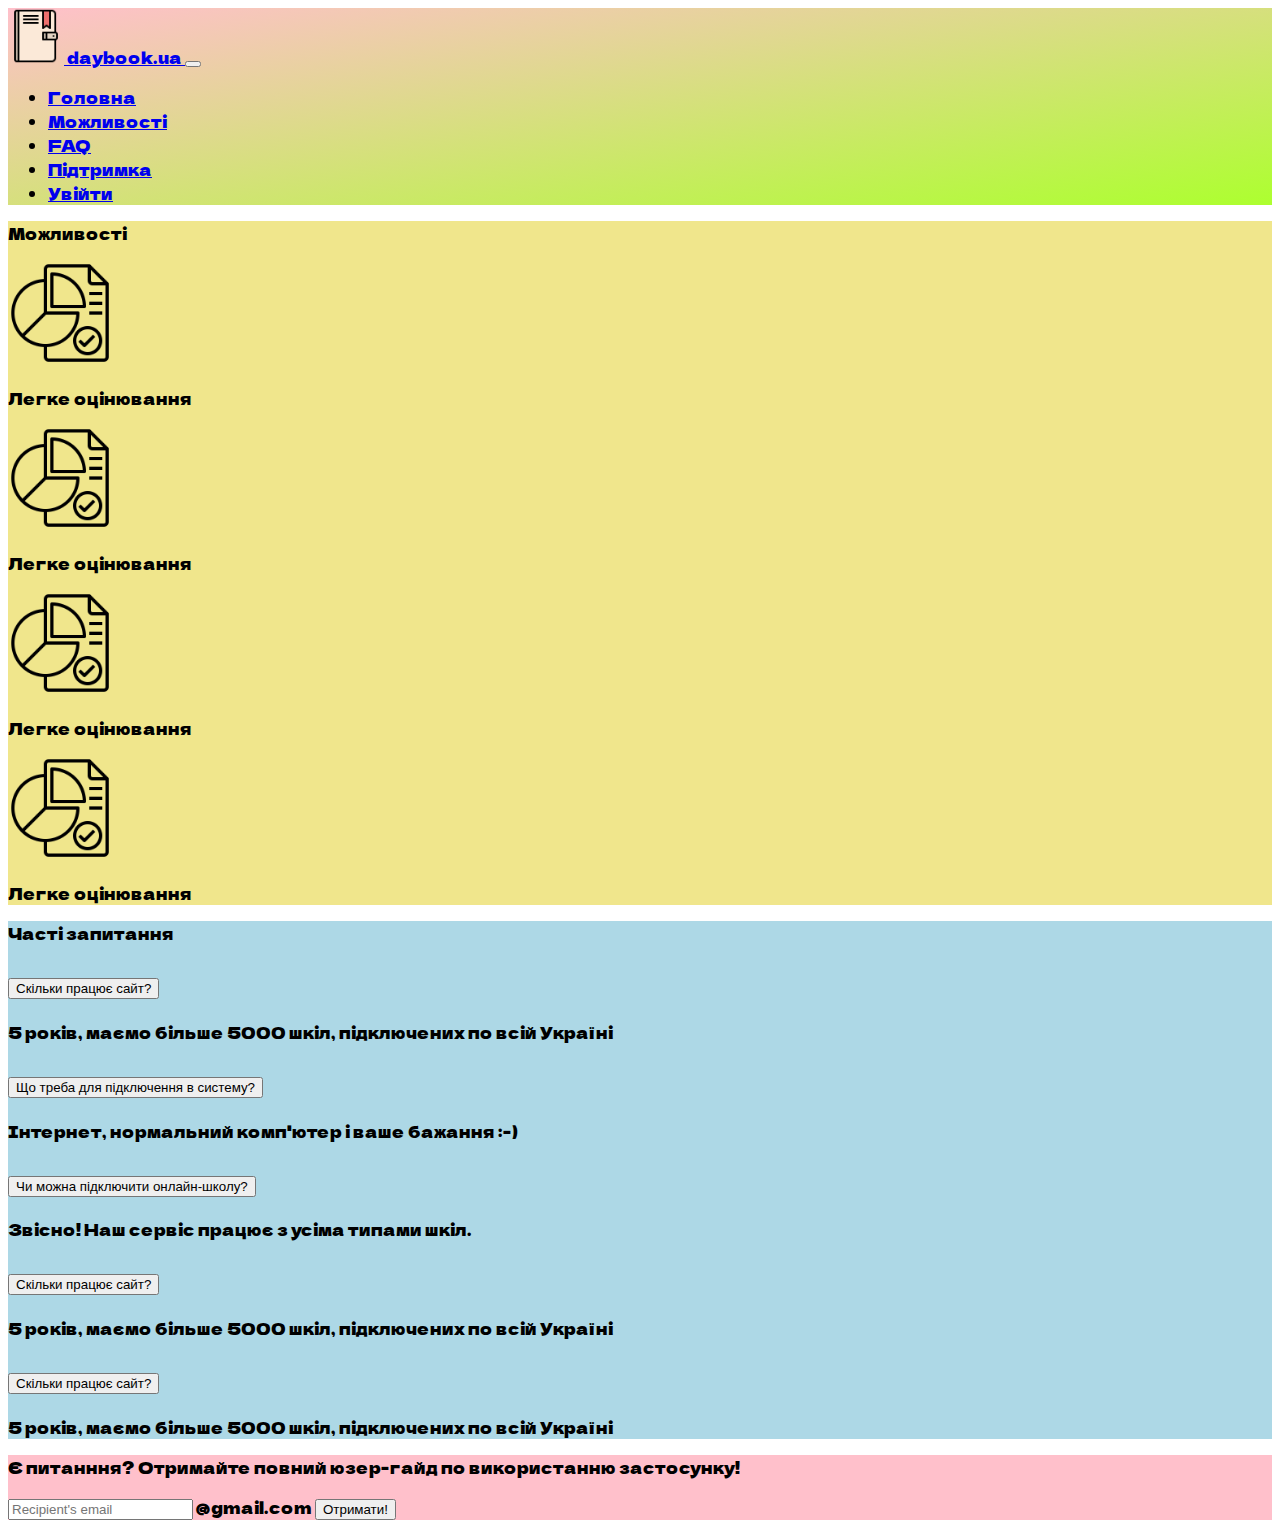
<file: index.html>
<!DOCTYPE html>
<html lang="uk" xmlns="http://www.w3.org/1999/html">
<head>
    <meta charset="UTF-8">
    <meta name="viewport" content="width=device-width, initial-scale=1.0">
    <meta name="description" content="Just trying.">

    <title>Document</title>

    <link href="https://cdn.jsdelivr.net/npm/bootstrap@5.0.2/dist/css/bootstrap.min.css" rel="stylesheet" integrity="sha384-EVSTQN3/azprG1Anm3QDgpJLIm9Nao0Yz1ztcQTwFspd3yD65VohhpuuCOmLASjC" crossorigin="anonymous">
    <link href="styles/style.css" rel="stylesheet">

    <link rel="preconnect" href="https://fonts.googleapis.com">
    <link rel="preconnect" href="https://fonts.gstatic.com" crossorigin>
    <link href="https://fonts.googleapis.com/css2?family=Dela+Gothic+One&display=swap" rel="stylesheet">
</head>
<body>
    <header id="header">
        <nav class="navbar navbar-expand-sm navbar-light">
            <div class="container-fluid">
                <a class="navbar-brand" href="index.html">
                    <img id="icon" alt="daybook" src="images/navbar_icon.png">
                    daybook.ua
                </a>
                <button class="navbar-toggler" type="button" data-bs-toggle="collapse" data-bs-target="#navbar" aria-controls="navbar" aria-expanded="false" aria-label="Toggle navigation">
                    <span class="navbar-toggler-icon"></span>
                </button>
                <div class="collapse navbar-collapse justify-content-end" id="navbar">
                    <ul class="navbar-nav mb-lg-0 align-items-center">
                        <li class="nav-item">
                            <a class="nav-link" href="#header">Головна</a>
                        </li>
                        <li class="nav-item">
                            <a class="nav-link" href="#">Можливості</a>
                        </li>
                        <li class="nav-item">
                            <a class="nav-link" href="faq.html">FAQ</a>
                        </li>
                        <li class="nav-item">
                            <a class="nav-link" href="#">Підтримка</a>
                        </li>
                        <li class="nav-item">
                            <a href="login.html" class="btn btn-outline-success" role="button">Увійти</a>
                        </li>
                    </ul>
                </div>
            </div>
        </nav>
    </header>
    <main>
        <article id="abilities" class="container-fluid text-center">
            <p class="h3 pt-4">Можливості</p>
            <div class="row row-cols-sm-2 row-cols-md-3 row-cols-lg-4 row-cols-xl-6 text-center align-items-center justify-content-center">
                <article class="col d-flex flex-column align-items-center justify-content-center">
                    <img class="icons mb-2" alt="summary" src="images/summary_icon.png">
                    <p class="fs-4 mb-0">Легке оцінювання</p>
                </article>
                <article class="col d-flex flex-column align-items-center justify-content-center">
                    <img class="icons mb-2" alt="summary" src="images/summary_icon.png">
                    <p class="fs-4 mb-0">Легке оцінювання</p>
                </article>
                <article class="col d-flex flex-column align-items-center justify-content-center">
                    <img class="icons mb-2" alt="summary" src="images/summary_icon.png">
                    <p class="fs-4 mb-0">Легке оцінювання</p>
                </article>
                <article class="col d-flex flex-column align-items-center justify-content-center">
                    <img class="icons mb-2" alt="summary" src="images/summary_icon.png">
                    <p class="fs-4 mb-0">Легке оцінювання</p>
                </article>
            </div>
        </article>


        <article id="faq" class="container-fluid">
            <p class="h3 pt-4 text-center">Часті запитання</p>
            <div class="row accordion accordion-flush" id="accordionFlushExample">
                <div class="accordion-item">
                    <h2 class="accordion-header" id="flush-headingOne">
                    <button class="accordion-button collapsed" type="button" data-bs-toggle="collapse" data-bs-target="#flush-collapseOne" aria-expanded="false" aria-controls="flush-collapseOne">
                        Скільки працює сайт?
                    </button>
                    </h2>
                    <div id="flush-collapseOne" class="accordion-collapse collapse" aria-labelledby="flush-headingOne" data-bs-parent="#accordionFlushExample">
                        <div class="accordion-body">
                            5 років, маємо більше 5000 шкіл, підключених по всій Україні
                        </div>
                    </div>
                </div>

                <div class="accordion-item">
                    <h2 class="accordion-header" id="flush-headingTwo">
                    <button class="accordion-button collapsed" type="button" data-bs-toggle="collapse" data-bs-target="#flush-collapseTwo" aria-expanded="false" aria-controls="flush-collapseOne">
                        Що треба для підключення в систему?
                    </button>
                    </h2>
                    <div id="flush-collapseTwo" class="accordion-collapse collapse" aria-labelledby="flush-headingTwo" data-bs-parent="#accordionFlushExample">
                        <div class="accordion-body">
                            Інтернет, нормальний комп'ютер і ваше бажання :-)
                        </div>
                    </div>
                </div>

                <div class="accordion-item">
                    <h2 class="accordion-header" id="flush-headingThree">
                    <button class="accordion-button collapsed" type="button" data-bs-toggle="collapse" data-bs-target="#flush-collapseThree" aria-expanded="false" aria-controls="flush-collapseOne">
                        Чи можна підключити онлайн-школу?
                    </button>
                    </h2>
                    <div id="flush-collapseThree" class="accordion-collapse collapse" aria-labelledby="flush-headingThree" data-bs-parent="#accordionFlushExample">
                        <div class="accordion-body">
                            Звісно! Наш сервіс працює з усіма типами шкіл.
                        </div>
                    </div>
                </div>

                <div class="accordion-item">
                    <h2 class="accordion-header" id="flush-headingFour">
                    <button class="accordion-button collapsed" type="button" data-bs-toggle="collapse" data-bs-target="#flush-collapseFour" aria-expanded="false" aria-controls="flush-collapseOne">
                        Скільки працює сайт?
                    </button>
                    </h2>
                    <div id="flush-collapseFour" class="accordion-collapse collapse" aria-labelledby="flush-headingFour" data-bs-parent="#accordionFlushExample">
                        <div class="accordion-body">
                            5 років, маємо більше 5000 шкіл, підключених по всій Україні
                        </div>
                    </div>
                </div>

                <div class="accordion-item">
                    <h2 class="accordion-header" id="flush-headingFive">
                    <button class="accordion-button collapsed" type="button" data-bs-toggle="collapse" data-bs-target="#flush-collapseFive" aria-expanded="false" aria-controls="flush-collapseOne">
                        Скільки працює сайт?
                    </button>
                    </h2>
                    <div id="flush-collapseFive" class="accordion-collapse collapse" aria-labelledby="flush-headingFive" data-bs-parent="#accordionFlushExample">
                        <div class="accordion-body">
                            5 років, маємо більше 5000 шкіл, підключених по всій Україні
                        </div>
                    </div>
                </div>

            </div>
        </article>


        <article id="support" class="container-fluid pb-5">
            <p class="h3 pt-4 text-center">Є питанння? Отримайте повний юзер-гайд по використанню застосунку!</p>
            <div class="input-group flex-nowrap">
                <input type="text" class="form-control" placeholder="Recipient's email" aria-label="Recipient's username" aria-describedby="basic-addon2">
                <span class="input-group-text" id="basic-addon2">@gmail.com</span>
                <input class="btn btn-success" type="button" value="Отримати!">
            </div>
        </article>
    </main>
    <footer>

    </footer>
    <script src="https://cdn.jsdelivr.net/npm/bootstrap@5.0.2/dist/js/bootstrap.bundle.min.js" integrity="sha384-MrcW6ZMFYlzcLA8Nl+NtUVF0sA7MsXsP1UyJoMp4YLEuNSfAP+JcXn/tWtIaxVXM" crossorigin="anonymous"></script>
</body>
</html>
</file>
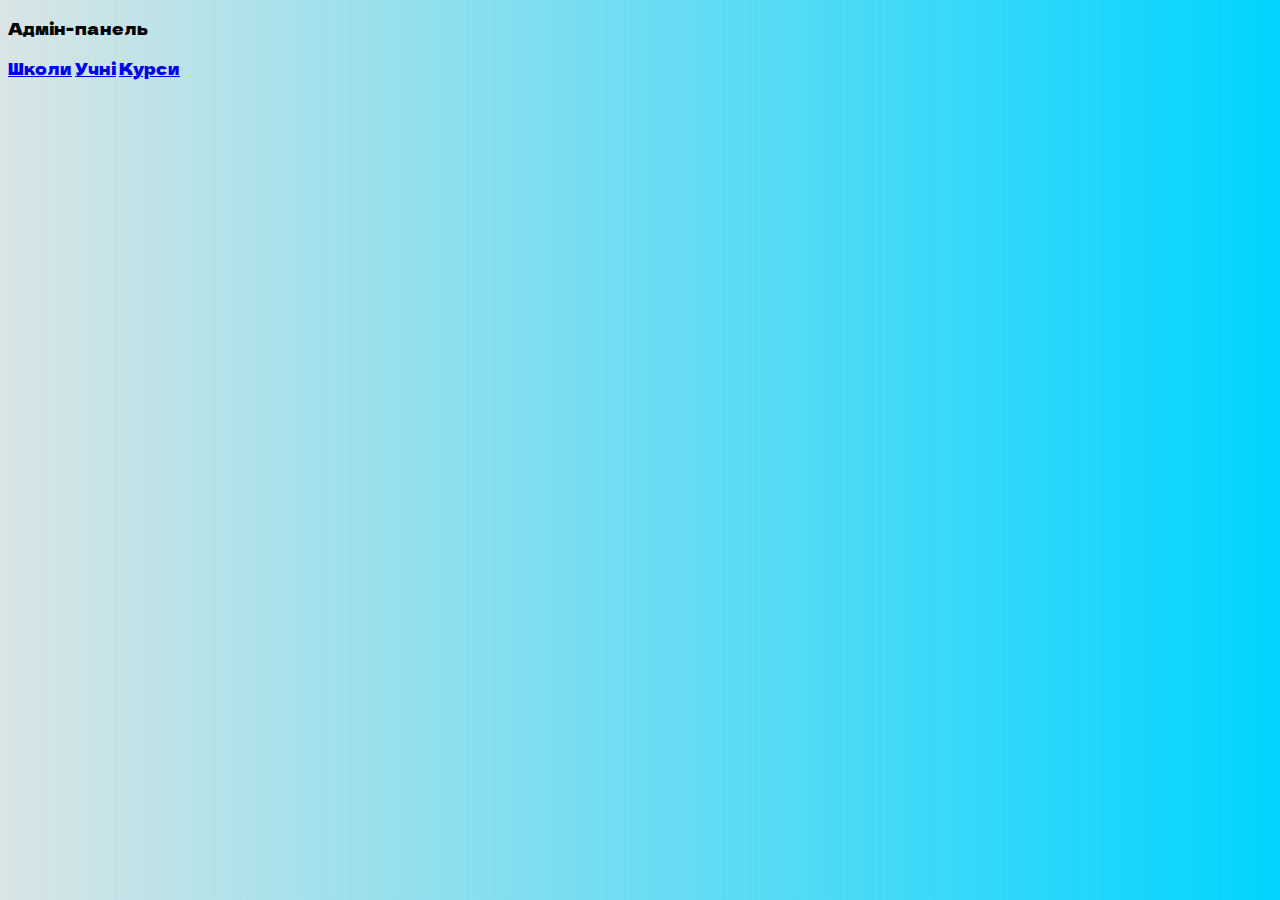
<file: admin.html>
<!DOCTYPE html>
<html lang="uk">
<head>
    <meta charset="UTF-8">
    <meta name="viewport" content="width=device-width, initial-scale=1.0">
    <meta name="description" content="Just trying.">

    <link href="https://cdn.jsdelivr.net/npm/bootstrap@5.0.2/dist/css/bootstrap.min.css" rel="stylesheet" integrity="sha384-EVSTQN3/azprG1Anm3QDgpJLIm9Nao0Yz1ztcQTwFspd3yD65VohhpuuCOmLASjC" crossorigin="anonymous">

    <link rel="preconnect" href="https://fonts.googleapis.com">
    <link rel="preconnect" href="https://fonts.gstatic.com" crossorigin>
    <link href="https://fonts.googleapis.com/css2?family=Dela+Gothic+One&display=swap" rel="stylesheet">

    <link href="styles/register.css" rel="stylesheet">
    <title>Document</title>
</head>
<body>
    <div class="d-grid gap-2">
        <p class="h1 text-center">Адмін-панель</p>
        <div class="row justify-content-center gap-2">
            <a href="schools_admin.html" class="btn btn-outline-success col-md-2 col-4" role="button">Школи</a>
            <a href="students_admin.html" class="btn btn-outline-success col-md-2 col-4" role="button">Учні</a>
            <a href="courses_admin.html" class="btn btn-outline-success col-md-2 col-4" role="button">Курси</a>
        </div>
    </div>


    <script src="https://cdn.jsdelivr.net/npm/bootstrap@5.0.2/dist/js/bootstrap.bundle.min.js" integrity="sha384-MrcW6ZMFYlzcLA8Nl+NtUVF0sA7MsXsP1UyJoMp4YLEuNSfAP+JcXn/tWtIaxVXM" crossorigin="anonymous"></script>
</body>
</html>
</file>
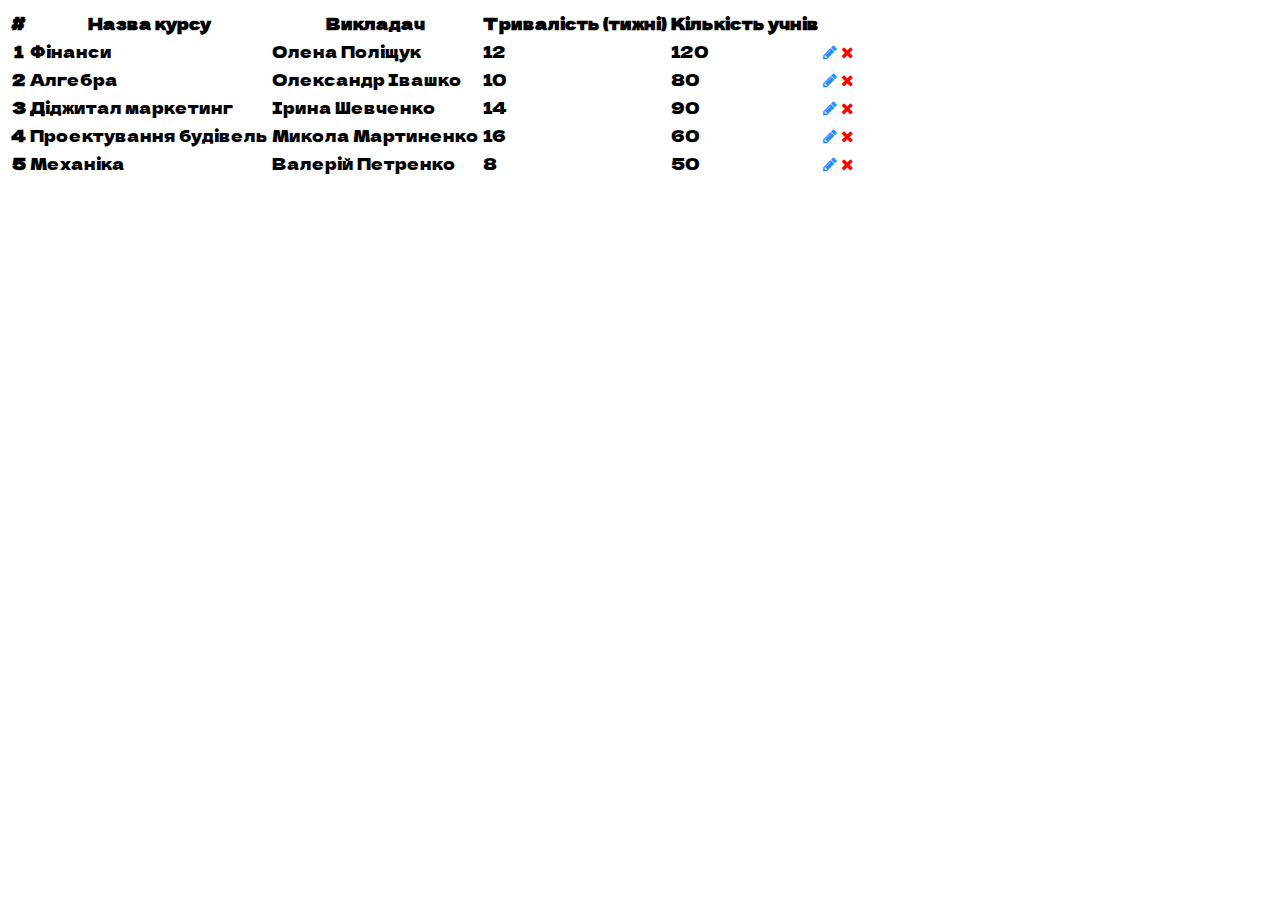
<file: courses_admin.html>
<!DOCTYPE html>
<html lang="uk">
<head>
    <meta charset="UTF-8">
    <meta name="viewport" content="width=device-width, initial-scale=1.0">
    <meta name="description" content="Just trying.">

    <link href="https://cdn.jsdelivr.net/npm/bootstrap@5.0.2/dist/css/bootstrap.min.css" rel="stylesheet" integrity="sha384-EVSTQN3/azprG1Anm3QDgpJLIm9Nao0Yz1ztcQTwFspd3yD65VohhpuuCOmLASjC" crossorigin="anonymous">

    <link rel="preconnect" href="https://fonts.googleapis.com">
    <link rel="preconnect" href="https://fonts.gstatic.com" crossorigin>
    <link href="https://fonts.googleapis.com/css2?family=Dela+Gothic+One&display=swap" rel="stylesheet">

    <link rel="stylesheet" href="https://cdnjs.cloudflare.com/ajax/libs/font-awesome/4.7.0/css/font-awesome.min.css">

    <link rel="stylesheet" href="styles/admin.css">
    <title>Document</title>
</head>
<body>
    <table class="table">
        <thead>
            <tr>
                <th scope="col">#</th>
                <th scope="col">Назва курсу</th>
                <th scope="col">Викладач</th>
                <th scope="col">Тривалість (тижні)</th>
                <th scope="col">Кількість учнів</th>
                <th></th>
                <th></th>
            </tr>
        </thead>
        <tbody>
            <tr>
                <th scope="row">1</th>
                <td>Фінанси</td>
                <td>Олена Поліщук</td>
                <td>12</td>
                <td>120</td>
                <th>
                    <a class="update">
                        <i class="fa fa-pencil"></i>
                    </a>
                </th>
                <th>
                    <a class="delete">
                        <i class="fa fa-times"></i>
                    </a>
                </th>
            </tr>
            <tr>
                <th scope="row">2</th>
                <td>Алгебра</td>
                <td>Олександр Івашко</td>
                <td>10</td>
                <td>80</td>
                <th>
                    <a class="update">
                        <i class="fa fa-pencil"></i>
                    </a>
                </th>
                <th>
                    <a class="delete">
                        <i class="fa fa-times"></i>
                    </a>
                </th>
            </tr>
            <tr>
                <th scope="row">3</th>
                <td>Діджитал маркетинг</td>
                <td>Ірина Шевченко</td>
                <td>14</td>
                <td>90</td>
                <th>
                    <a class="update">
                        <i class="fa fa-pencil"></i>
                    </a>
                </th>
                <th>
                    <a class="delete">
                        <i class="fa fa-times"></i>
                    </a>
                </th>
            </tr>
            <tr>
                <th scope="row">4</th>
                <td>Проектування будівель</td>
                <td>Микола Мартиненко</td>
                <td>16</td>
                <td>60</td>
                <th>
                    <a class="update">
                        <i class="fa fa-pencil"></i>
                    </a>
                </th>
                <th>
                    <a class="delete">
                        <i class="fa fa-times"></i>
                    </a>
                </th>
            </tr>
            <tr>
                <th scope="row">5</th>
                <td>Механіка</td>
                <td>Валерій Петренко</td>
                <td>8</td>
                <td>50</td>
                <th>
                    <a class="update">
                        <i class="fa fa-pencil"></i>
                    </a>
                </th>
                <th>
                    <a class="delete">
                        <i class="fa fa-times"></i>
                    </a>
                </th>
            </tr>
        </tbody>
    </table>
    <script src="https://cdn.jsdelivr.net/npm/bootstrap@5.0.2/dist/js/bootstrap.bundle.min.js" integrity="sha384-MrcW6ZMFYlzcLA8Nl+NtUVF0sA7MsXsP1UyJoMp4YLEuNSfAP+JcXn/tWtIaxVXM" crossorigin="anonymous"></script>

</body>
</html>
</file>
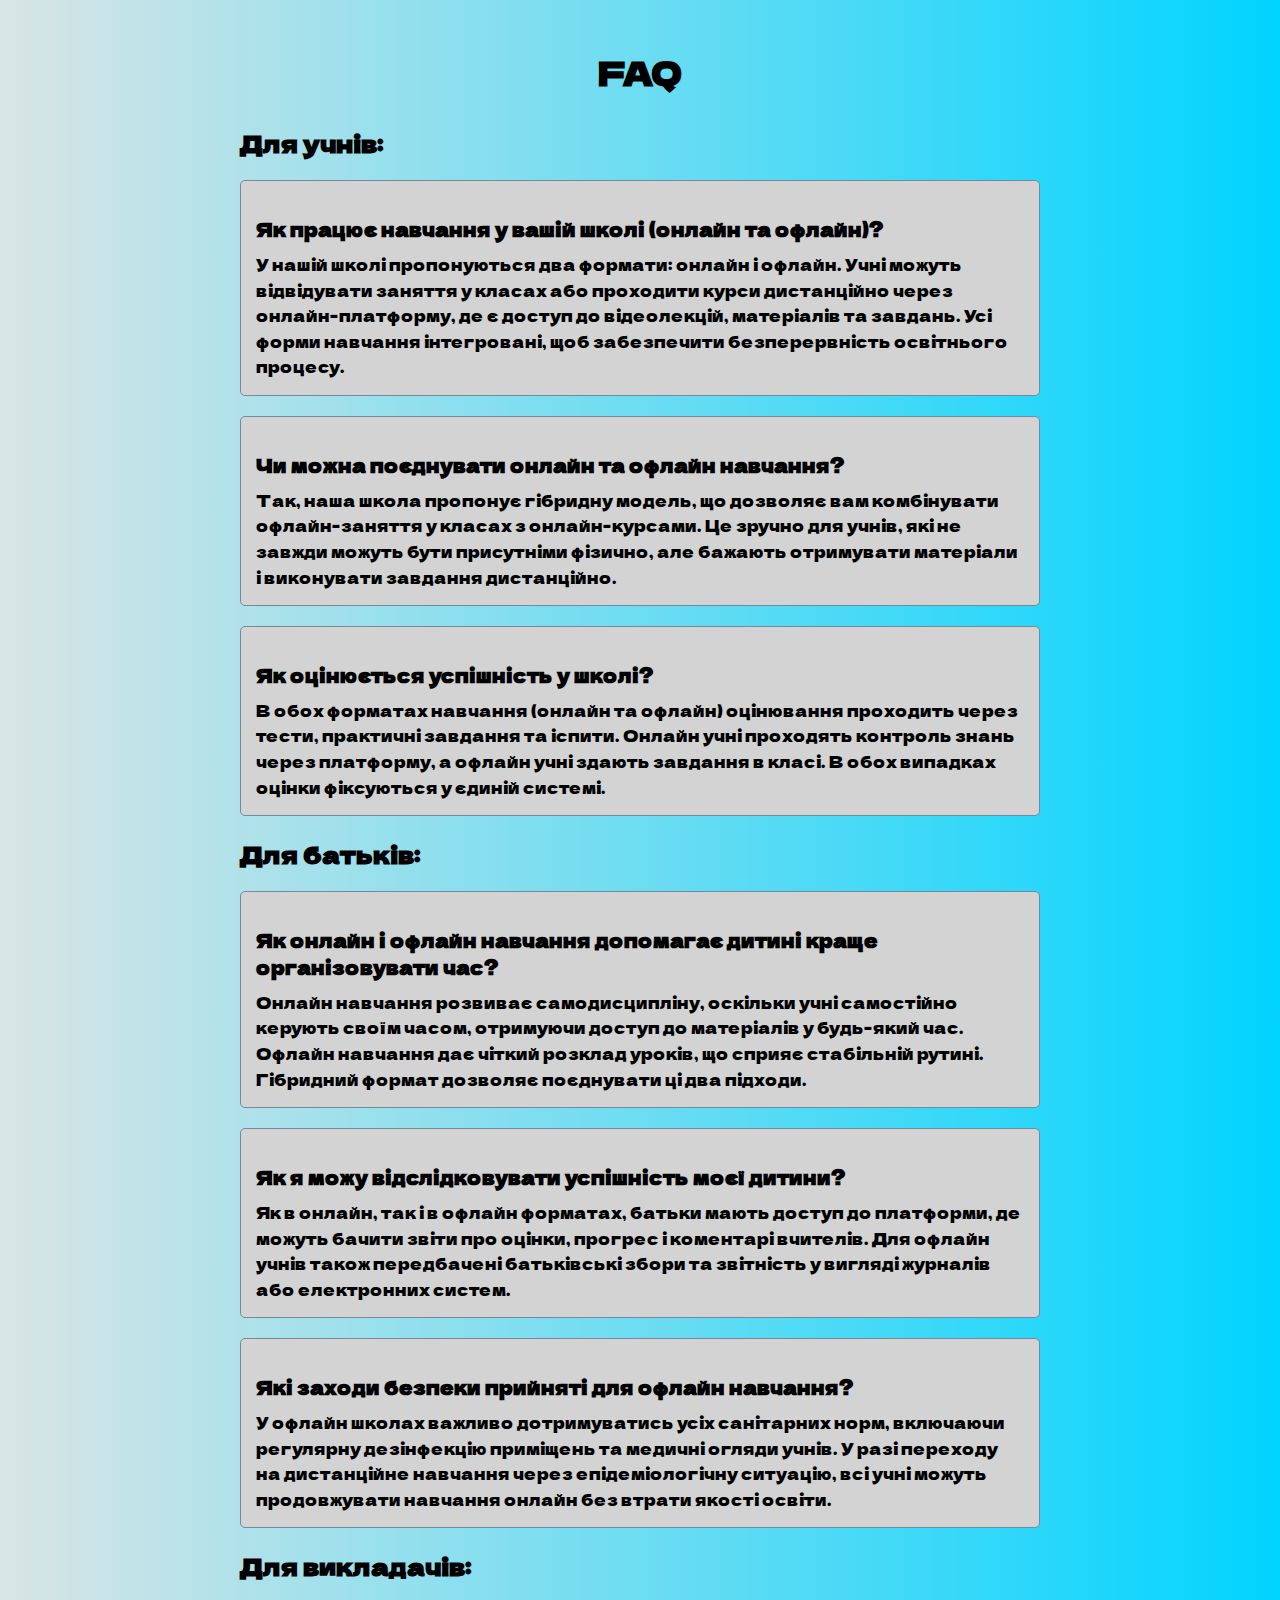
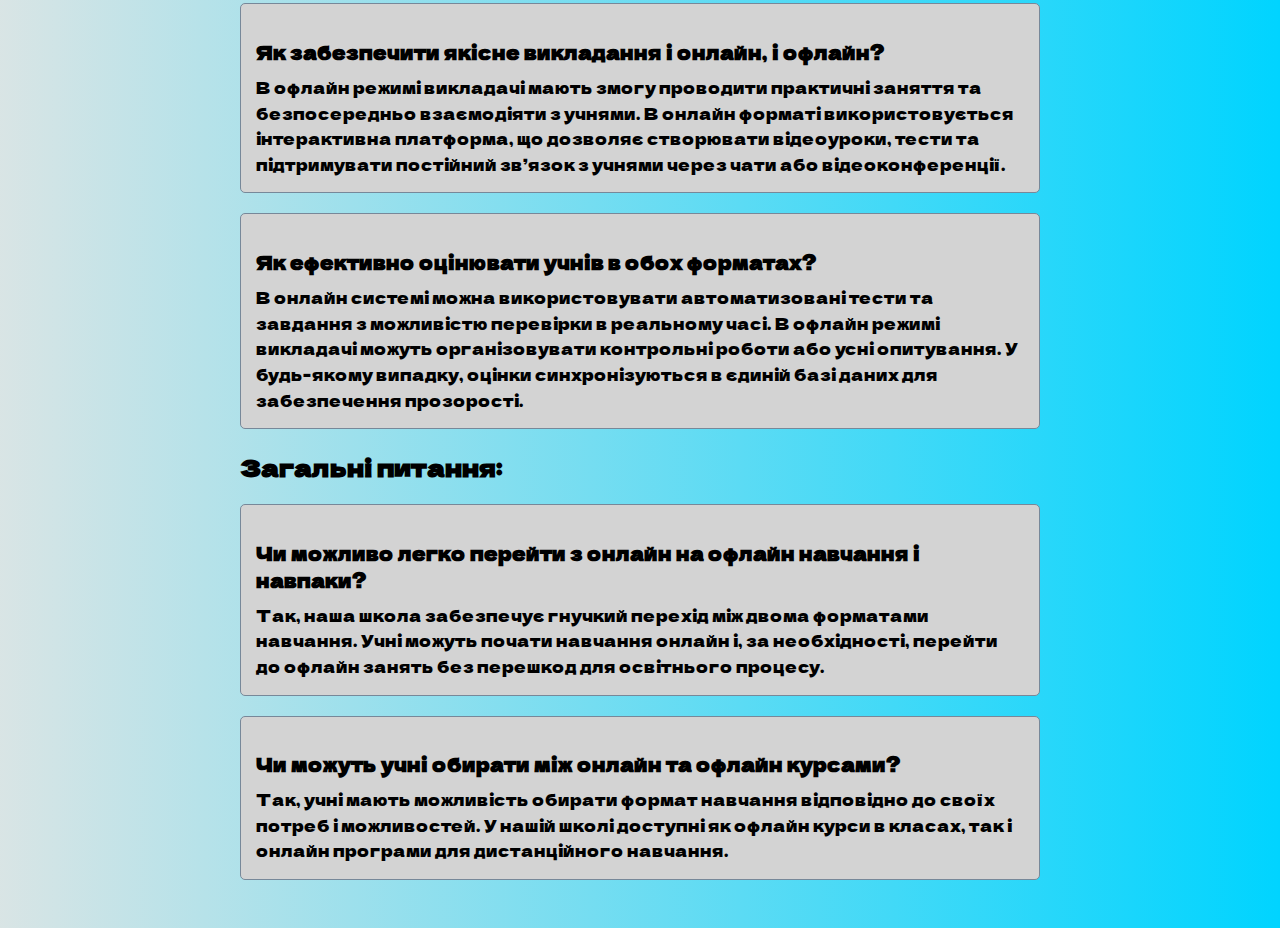
<file: faq.html>
<!DOCTYPE html>
<html lang="uk">
<head>
    <meta charset="UTF-8">
    <meta name="viewport" content="width=device-width, initial-scale=1.0">
    <meta name="description" content="Just trying.">

<title>Document</title>

<link href="https://cdn.jsdelivr.net/npm/bootstrap@5.0.2/dist/css/bootstrap.min.css" rel="stylesheet" integrity="sha384-EVSTQN3/azprG1Anm3QDgpJLIm9Nao0Yz1ztcQTwFspd3yD65VohhpuuCOmLASjC" crossorigin="anonymous">
<link href="styles/faq.css" rel="stylesheet">

<link rel="preconnect" href="https://fonts.googleapis.com">
<link rel="preconnect" href="https://fonts.gstatic.com" crossorigin>
<link href="https://fonts.googleapis.com/css2?family=Dela+Gothic+One&display=swap" rel="stylesheet">
</head>
<body>
<div class="container">
    <h1 class="text-center">FAQ</h1>
    <div class="faq-section">
        <h2>Для учнів:</h2>
        <div class="faq-item">
            <h3>Як працює навчання у вашій школі (онлайн та офлайн)?</h3>
            <p>У нашій школі пропонуються два формати: онлайн і офлайн. Учні можуть відвідувати заняття у класах або проходити курси дистанційно через онлайн-платформу, де є доступ до відеолекцій, матеріалів та завдань. Усі форми навчання інтегровані, щоб забезпечити безперервність освітнього процесу.</p>
        </div>

        <div class="faq-item">
            <h3>Чи можна поєднувати онлайн та офлайн навчання?</h3>
            <p>Так, наша школа пропонує гібридну модель, що дозволяє вам комбінувати офлайн-заняття у класах з онлайн-курсами. Це зручно для учнів, які не завжди можуть бути присутніми фізично, але бажають отримувати матеріали і виконувати завдання дистанційно.</p>
        </div>

        <div class="faq-item">
            <h3>Як оцінюється успішність у школі?</h3>
            <p>В обох форматах навчання (онлайн та офлайн) оцінювання проходить через тести, практичні завдання та іспити. Онлайн учні проходять контроль знань через платформу, а офлайн учні здають завдання в класі. В обох випадках оцінки фіксуються у єдиній системі.</p>
        </div>

        <h2>Для батьків:</h2>
        <div class="faq-item">
            <h3>Як онлайн і офлайн навчання допомагає дитині краще організовувати час?</h3>
            <p>Онлайн навчання розвиває самодисципліну, оскільки учні самостійно керують своїм часом, отримуючи доступ до матеріалів у будь-який час. Офлайн навчання дає чіткий розклад уроків, що сприяє стабільній рутині. Гібридний формат дозволяє поєднувати ці два підходи.</p>
        </div>

        <div class="faq-item">
            <h3>Як я можу відслідковувати успішність моєї дитини?</h3>
            <p>Як в онлайн, так і в офлайн форматах, батьки мають доступ до платформи, де можуть бачити звіти про оцінки, прогрес і коментарі вчителів. Для офлайн учнів також передбачені батьківські збори та звітність у вигляді журналів або електронних систем.</p>
        </div>

        <div class="faq-item">
            <h3>Які заходи безпеки прийняті для офлайн навчання?</h3>
            <p>У офлайн школах важливо дотримуватись усіх санітарних норм, включаючи регулярну дезінфекцію приміщень та медичні огляди учнів. У разі переходу на дистанційне навчання через епідеміологічну ситуацію, всі учні можуть продовжувати навчання онлайн без втрати якості освіти.</p>
        </div>

        <h2>Для викладачів:</h2>
        <div class="faq-item">
            <h3>Як забезпечити якісне викладання і онлайн, і офлайн?</h3>
            <p>В офлайн режимі викладачі мають змогу проводити практичні заняття та безпосередньо взаємодіяти з учнями. В онлайн форматі використовується інтерактивна платформа, що дозволяє створювати відеоуроки, тести та підтримувати постійний зв’язок з учнями через чати або відеоконференції.</p>
        </div>

        <div class="faq-item">
            <h3>Як ефективно оцінювати учнів в обох форматах?</h3>
            <p>В онлайн системі можна використовувати автоматизовані тести та завдання з можливістю перевірки в реальному часі. В офлайн режимі викладачі можуть організовувати контрольні роботи або усні опитування. У будь-якому випадку, оцінки синхронізуються в єдиній базі даних для забезпечення прозорості.</p>
        </div>

        <h2>Загальні питання:</h2>
        <div class="faq-item">
            <h3>Чи можливо легко перейти з онлайн на офлайн навчання і навпаки?</h3>
            <p>Так, наша школа забезпечує гнучкий перехід між двома форматами навчання. Учні можуть почати навчання онлайн і, за необхідності, перейти до офлайн занять без перешкод для освітнього процесу.</p>
        </div>

        <div class="faq-item">
            <h3>Чи можуть учні обирати між онлайн та офлайн курсами?</h3>
            <p>Так, учні мають можливість обирати формат навчання відповідно до своїх потреб і можливостей. У нашій школі доступні як офлайн курси в класах, так і онлайн програми для дистанційного навчання.</p>
        </div>
    </div>
</div>
</body>
</html>
</file>
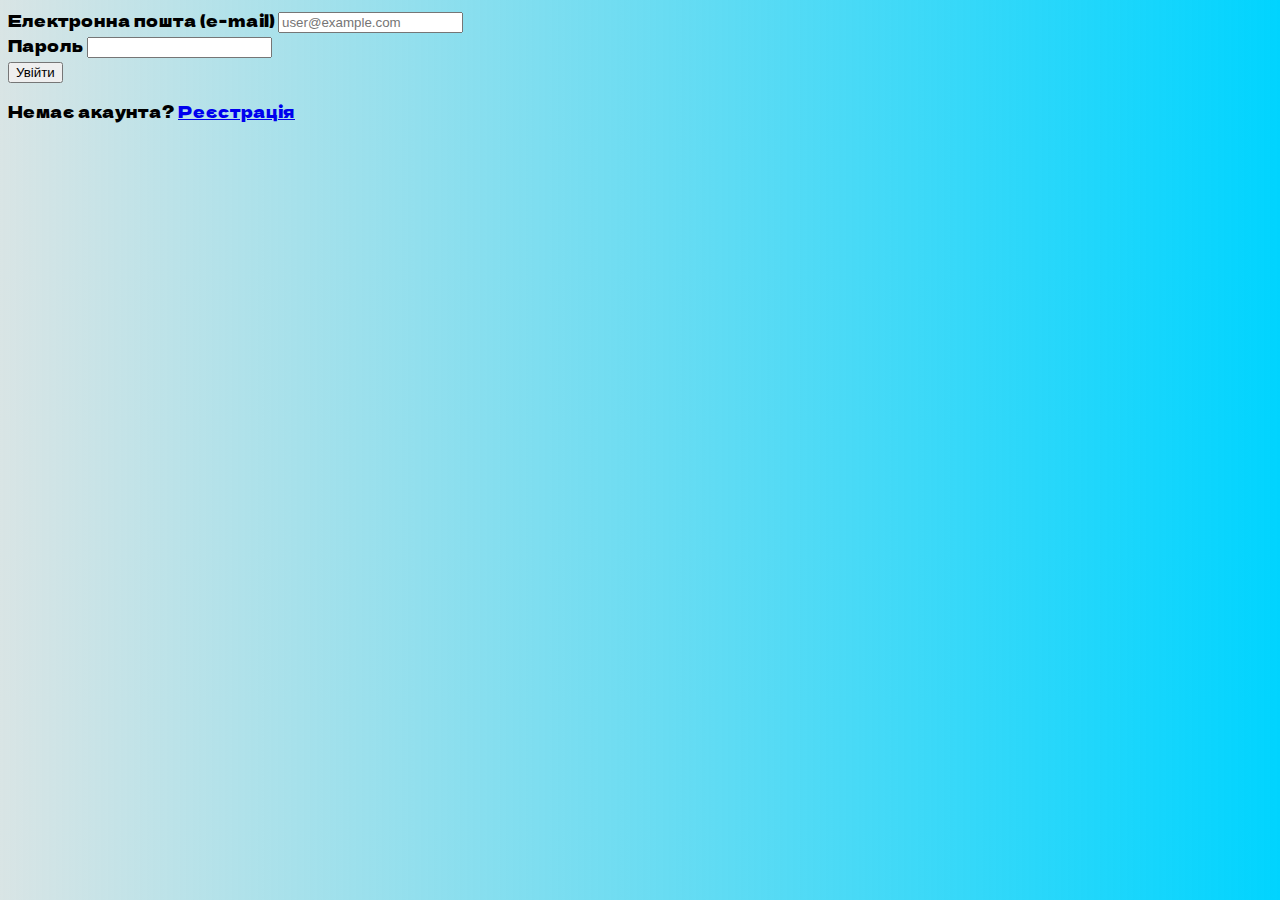
<file: login.html>
<!DOCTYPE html>
<html lang="uk">
<head>
    <meta charset="UTF-8">
    <meta name="viewport" content="width=device-width, initial-scale=1.0">
    <meta name="description" content="Just trying.">

    <link href="https://cdn.jsdelivr.net/npm/bootstrap@5.0.2/dist/css/bootstrap.min.css" rel="stylesheet" integrity="sha384-EVSTQN3/azprG1Anm3QDgpJLIm9Nao0Yz1ztcQTwFspd3yD65VohhpuuCOmLASjC" crossorigin="anonymous">

    <link rel="preconnect" href="https://fonts.googleapis.com">
    <link rel="preconnect" href="https://fonts.gstatic.com" crossorigin>
    <link href="https://fonts.googleapis.com/css2?family=Dela+Gothic+One&display=swap" rel="stylesheet">

    <link href="styles/register.css" rel="stylesheet">
    <title>Document</title>
</head>
<body>
    <div class="container-fluid col-6 d-flex justify-content-center align-items-center vh-100">
        <form class="row g-3">
            <div class="col-md-12">
                <label for="inputEmail4" class="form-label">Електронна пошта (e-mail)</label>
                <input placeholder="user@example.com" type="email" class="form-control" id="inputEmail4">
            </div>
            <div class="col-md-12">
                <label for="inputPassword4" class="form-label">Пароль</label>
                <input type="password" class="form-control" id="inputPassword4">
            </div>
            <div class="col-md-12 d-flex justify-content-center align-items-center">
                <button type="submit" class="btn btn-primary">Увійти</button>
            </div>
            <div class="col-md-12">
                <p class="h3 text-center">Немає акаунта? <a href="register.html" class="text-primary">Реєстрація</a></p>
            </div>
        </form>
    </div>
    <script src="https://cdn.jsdelivr.net/npm/bootstrap@5.0.2/dist/js/bootstrap.bundle.min.js" integrity="sha384-MrcW6ZMFYlzcLA8Nl+NtUVF0sA7MsXsP1UyJoMp4YLEuNSfAP+JcXn/tWtIaxVXM" crossorigin="anonymous"></script>

</body>
</html>
</file>
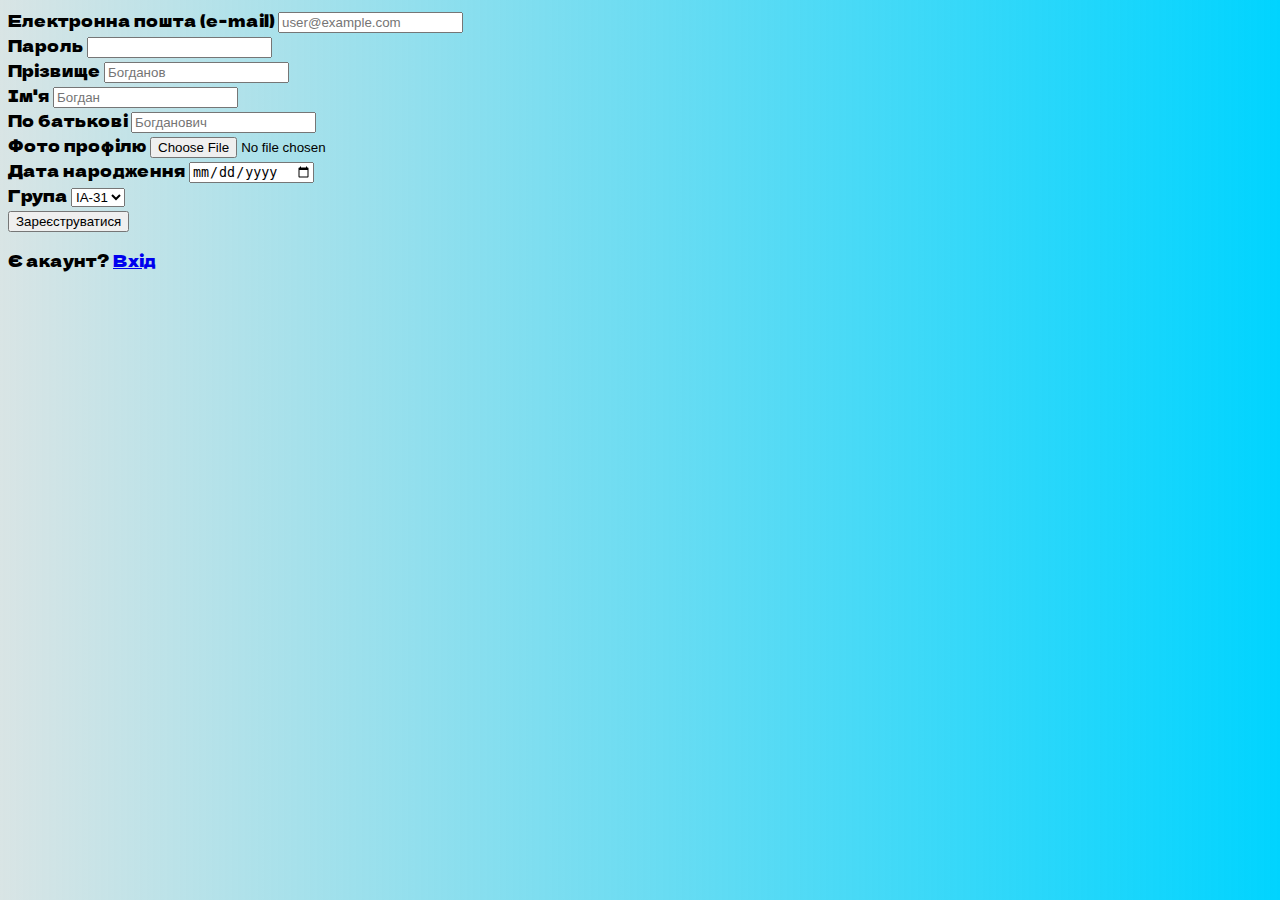
<file: register.html>
<!DOCTYPE html>
<html lang="uk">
<head>
    <meta charset="UTF-8">
    <meta name="viewport" content="width=device-width, initial-scale=1.0">
    <meta name="description" content="Just trying.">

    <link href="https://cdn.jsdelivr.net/npm/bootstrap@5.0.2/dist/css/bootstrap.min.css" rel="stylesheet" integrity="sha384-EVSTQN3/azprG1Anm3QDgpJLIm9Nao0Yz1ztcQTwFspd3yD65VohhpuuCOmLASjC" crossorigin="anonymous">

    <link rel="preconnect" href="https://fonts.googleapis.com">
    <link rel="preconnect" href="https://fonts.gstatic.com" crossorigin>
    <link href="https://fonts.googleapis.com/css2?family=Dela+Gothic+One&display=swap" rel="stylesheet">

    <link href="styles/register.css" rel="stylesheet">
    <title>Document</title>
</head>
<body>
    <div class="container-fluid col-6 d-flex justify-content-center align-items-center vh-100">
        <form class="row g-3">
            <div class="col-md-6">
                <label for="inputEmail4" class="form-label">Електронна пошта (e-mail)</label>
                <input placeholder="user@example.com" type="email" class="form-control" id="inputEmail4">
            </div>
            <div class="col-md-6">
                <label for="inputPassword4" class="form-label">Пароль</label>
                <input type="password" class="form-control" id="inputPassword4">
            </div>
            <div class="col-md-4">
                <label for="surname" class="form-label">Прізвище</label>
                <input placeholder="Богданов" type="text" class="form-control" id="surname">
            </div>
            <div class="col-md-4">
                <label for="name" class="form-label">Ім'я</label>
                <input placeholder="Богдан" type="text" class="form-control" id="name">
            </div>
            <div class="col-md-4">
                <label for="maturity" class="form-label">По батькові</label>
                <input placeholder="Богданович" type="text" class="form-control" id="maturity">
            </div>
            <div class="col-md-12">
                <label for="file" class="form-label">Фото профілю</label>
                <input type="file" class="form-control" id="file">
            </div>
            <div class="col-md-6">
                <label for="bday" class="form-label">Дата народження</label>
                <input type="date" class="form-control" id="bday">
            </div>
            <div class="col-md-6">
                <label for="group" class="form-label">Група</label>
                <select class="form-select" id="group">
                    <option>IA-31</option>
                    <option>IA-32</option>
                    <option>IA-33</option>
                    <option>IA-34</option>
                </select>
            </div>
            <div class="col-12 d-flex justify-content-center align-items-center">
                <button type="submit" class="btn btn-primary">Зареєструватися</button>
            </div>
            <div class="col-md-12">
                <p class="h3 text-center">Є акаунт? <a href="login.html" class="text-primary">Вхід</a></p>
            </div>
        </form>
    </div>
    <script src="https://cdn.jsdelivr.net/npm/bootstrap@5.0.2/dist/js/bootstrap.bundle.min.js" integrity="sha384-MrcW6ZMFYlzcLA8Nl+NtUVF0sA7MsXsP1UyJoMp4YLEuNSfAP+JcXn/tWtIaxVXM" crossorigin="anonymous"></script>
</body>
</html>
</file>
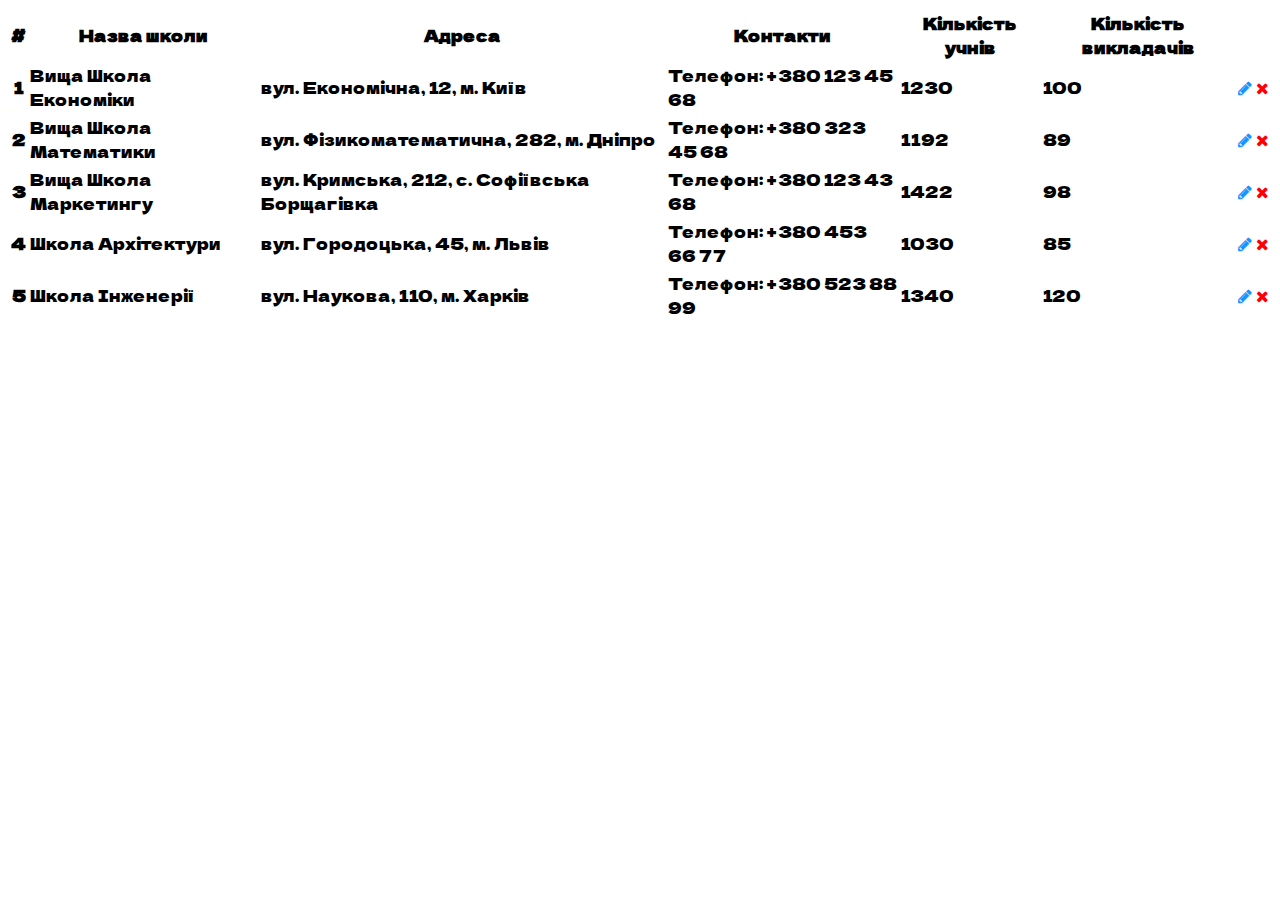
<file: schools_admin.html>
<!DOCTYPE html>
<html lang="uk">
<head>
    <meta charset="UTF-8">
    <meta name="viewport" content="width=device-width, initial-scale=1.0">
    <meta name="description" content="Just trying.">

    <link href="https://cdn.jsdelivr.net/npm/bootstrap@5.0.2/dist/css/bootstrap.min.css" rel="stylesheet" integrity="sha384-EVSTQN3/azprG1Anm3QDgpJLIm9Nao0Yz1ztcQTwFspd3yD65VohhpuuCOmLASjC" crossorigin="anonymous">

    <link rel="preconnect" href="https://fonts.googleapis.com">
    <link rel="preconnect" href="https://fonts.gstatic.com" crossorigin>
    <link href="https://fonts.googleapis.com/css2?family=Dela+Gothic+One&display=swap" rel="stylesheet">

    <link rel="stylesheet" href="https://cdnjs.cloudflare.com/ajax/libs/font-awesome/4.7.0/css/font-awesome.min.css">

    <link rel="stylesheet" href="styles/admin.css">

    <title>Document</title>
</head>
<body>
    <table class="table">
        <thead>
            <tr>
                <th scope="col">#</th>
                <th scope="col">Назва школи</th>
                <th scope="col">Адреса</th>
                <th scope="col">Контакти</th>
                <th scope="col">Кількість учнів</th>
                <th scope="col">Кількість викладачів</th>
                <th></th>
                <th></th>
            </tr>
        </thead>
        <tbody>
            <tr>
                <th scope="row">1</th>
                <td>Вища Школа Економіки</td>
                <td>вул. Економічна, 12, м. Київ</td>
                <td>Телефон: +380 123 45 68</td>
                <td>1230</td>
                <td>100</td>
                <th>
                    <a class="update">
                        <i class="fa fa-pencil"></i>
                    </a>
                </th>
                <th>
                    <a class="delete">
                        <i class="fa fa-times"></i>
                    </a>
                </th>
            </tr>
            <tr>
                <th scope="row">2</th>
                <td>Вища Школа Математики</td>
                <td>вул. Фізикоматематична, 282, м. Дніпро</td>
                <td>Телефон: +380 323 45 68</td>
                <td>1192</td>
                <td>89</td>
                <th>
                    <a class="update">
                        <i class="fa fa-pencil"></i>
                    </a>
                </th>
                <th>
                    <a class="delete">
                        <i class="fa fa-times"></i>
                    </a>
                </th>
            </tr>
            <tr>
                <th scope="row">3</th>
                <td>Вища Школа Маркетингу</td>
                <td>вул. Кримська, 212, с. Софіївська Борщагівка</td>
                <td>Телефон: +380 123 43 68</td>
                <td>1422</td>
                <td>98</td>
                <th>
                    <a class="update">
                        <i class="fa fa-pencil"></i>
                    </a>
                </th>
                <th>
                    <a class="delete">
                        <i class="fa fa-times"></i>
                    </a>
                </th>
            </tr>
            <tr>
                <th scope="row">4</th>
                <td>Школа Архітектури</td>
                <td>вул. Городоцька, 45, м. Львів</td>
                <td>Телефон: +380 453 66 77</td>
                <td>1030</td>
                <td>85</td>
                <th>
                    <a class="update">
                        <i class="fa fa-pencil"></i>
                    </a>
                </th>
                <th>
                    <a class="delete">
                        <i class="fa fa-times"></i>
                    </a>
                </th>
            </tr>
            <tr>
                <th scope="row">5</th>
                <td>Школа Інженерії</td>
                <td>вул. Наукова, 110, м. Харків</td>
                <td>Телефон: +380 523 88 99</td>
                <td>1340</td>
                <td>120</td>
                <th>
                    <a class="update">
                        <i class="fa fa-pencil"></i>
                    </a>
                </th>
                <th>
                    <a class="delete">
                        <i class="fa fa-times"></i>
                    </a>
                </th>
            </tr>
        </tbody>
    </table>
    <script src="https://cdn.jsdelivr.net/npm/bootstrap@5.0.2/dist/js/bootstrap.bundle.min.js" integrity="sha384-MrcW6ZMFYlzcLA8Nl+NtUVF0sA7MsXsP1UyJoMp4YLEuNSfAP+JcXn/tWtIaxVXM" crossorigin="anonymous"></script>

</body>
</html>
</file>
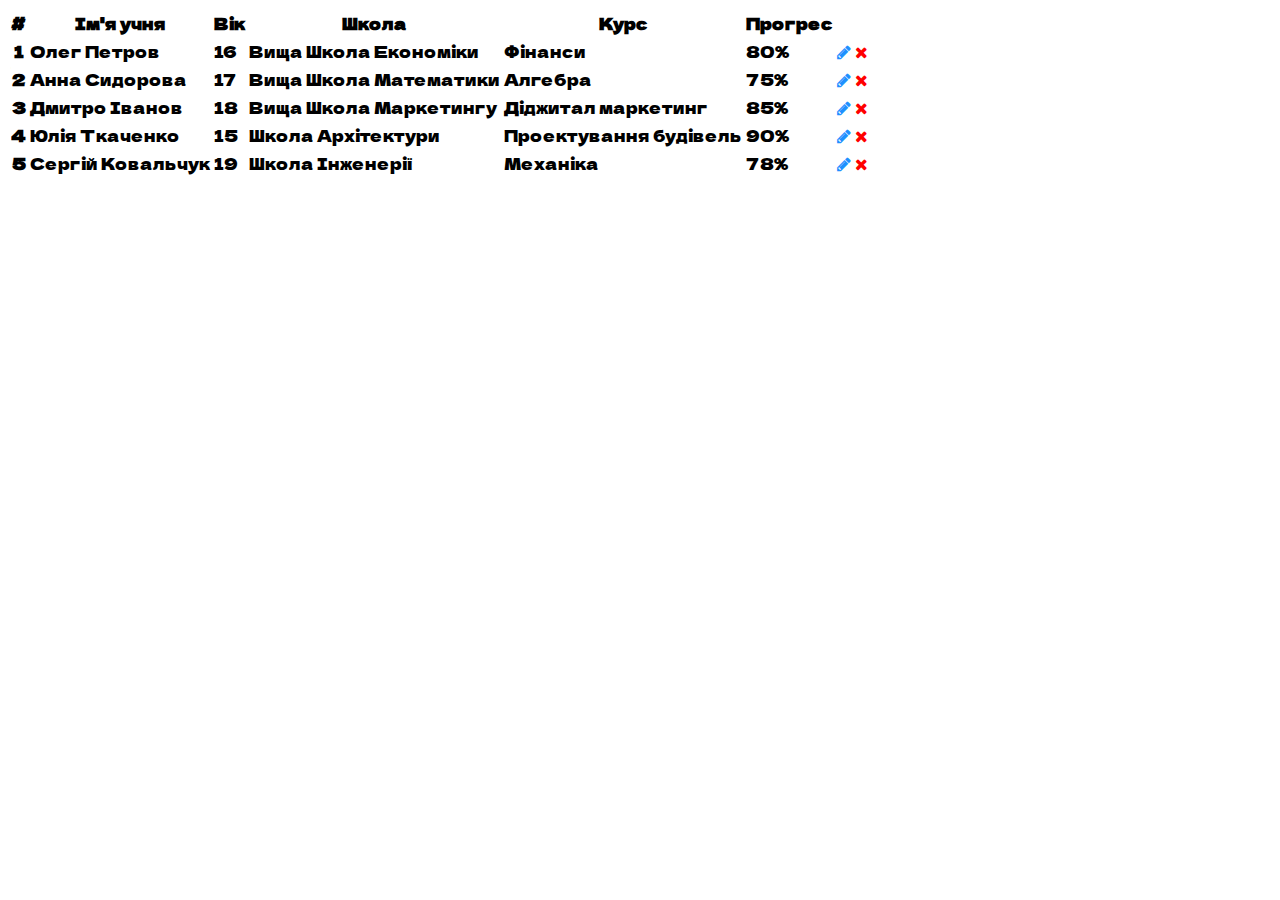
<file: students_admin.html>
<!DOCTYPE html>
<html lang="uk">
<head>
    <meta charset="UTF-8">
    <meta name="viewport" content="width=device-width, initial-scale=1.0">
    <meta name="description" content="Just trying.">

    <link href="https://cdn.jsdelivr.net/npm/bootstrap@5.0.2/dist/css/bootstrap.min.css" rel="stylesheet" integrity="sha384-EVSTQN3/azprG1Anm3QDgpJLIm9Nao0Yz1ztcQTwFspd3yD65VohhpuuCOmLASjC" crossorigin="anonymous">

    <link rel="preconnect" href="https://fonts.googleapis.com">
    <link rel="preconnect" href="https://fonts.gstatic.com" crossorigin>
    <link href="https://fonts.googleapis.com/css2?family=Dela+Gothic+One&display=swap" rel="stylesheet">

    <link rel="stylesheet" href="https://cdnjs.cloudflare.com/ajax/libs/font-awesome/4.7.0/css/font-awesome.min.css">

    <link rel="stylesheet" href="styles/admin.css">
    <title>Document</title>
</head>
<body>
    <table class="table">
        <thead>
            <tr>
                <th scope="col">#</th>
                <th scope="col">Ім'я учня</th>
                <th scope="col">Вік</th>
                <th scope="col">Школа</th>
                <th scope="col">Курс</th>
                <th scope="col">Прогрес</th>
                <th></th>
                <th></th>
            </tr>
        </thead>
        <tbody>
            <tr>
                <th scope="row">1</th>
                <td>Олег Петров</td>
                <td>16</td>
                <td>Вища Школа Економіки</td>
                <td>Фінанси</td>
                <td>80%</td>
                <th>
                    <a class="update">
                        <i class="fa fa-pencil"></i>
                    </a>
                </th>
                <th>
                    <a class="delete">
                        <i class="fa fa-times"></i>
                    </a>
                </th>
            </tr>
            <tr>
                <th scope="row">2</th>
                <td>Анна Сидорова</td>
                <td>17</td>
                <td>Вища Школа Математики</td>
                <td>Алгебра</td>
                <td>75%</td>
                <th>
                    <a class="update">
                        <i class="fa fa-pencil"></i>
                    </a>
                </th>
                <th>
                    <a class="delete">
                        <i class="fa fa-times"></i>
                    </a>
                </th>
            </tr>
            <tr>
                <th scope="row">3</th>
                <td>Дмитро Іванов</td>
                <td>18</td>
                <td>Вища Школа Маркетингу</td>
                <td>Діджитал маркетинг</td>
                <td>85%</td>
                <th>
                    <a class="update">
                        <i class="fa fa-pencil"></i>
                    </a>
                </th>
                <th>
                    <a class="delete">
                        <i class="fa fa-times"></i>
                    </a>
                </th>
            </tr>
            <tr>
                <th scope="row">4</th>
                <td>Юлія Ткаченко</td>
                <td>15</td>
                <td>Школа Архітектури</td>
                <td>Проектування будівель</td>
                <td>90%</td>
                <th>
                    <a class="update">
                        <i class="fa fa-pencil"></i>
                    </a>
                </th>
                <th>
                    <a class="delete">
                        <i class="fa fa-times"></i>
                    </a>
                </th>
            </tr>
            <tr>
                <th scope="row">5</th>
                <td>Сергій Ковальчук</td>
                <td>19</td>
                <td>Школа Інженерії</td>
                <td>Механіка</td>
                <td>78%</td>
                <th>
                    <a class="update">
                        <i class="fa fa-pencil"></i>
                    </a>
                </th>
                <th>
                    <a class="delete">
                        <i class="fa fa-times"></i>
                    </a>
                </th>
            </tr>
        </tbody>
    </table>
    <script src="https://cdn.jsdelivr.net/npm/bootstrap@5.0.2/dist/js/bootstrap.bundle.min.js" integrity="sha384-MrcW6ZMFYlzcLA8Nl+NtUVF0sA7MsXsP1UyJoMp4YLEuNSfAP+JcXn/tWtIaxVXM" crossorigin="anonymous"></script>

</body>
</html>
</file>
<file: styles/style.css>
body {
    font-family: "Dela Gothic One", sans-serif;
    font-weight: 400;
    font-style: normal;
}

#header {
    background: linear-gradient(to bottom right, pink, greenyellow);

    #icon {
        width: 3.5em;
    }
}

main {
    .icons {
        width: 6.5em;
    }

    #abilities {
        background: khaki;
    }

    #faq {
        background: lightblue;
    }

    #support {
        background: pink;
    }
}
</file>
<file: styles/register.css>
body {
    font-family: "Dela Gothic One", sans-serif;
    font-weight: 400;
    font-style: normal;
    background: rgb(2,0,36);
    background: linear-gradient(90deg, rgba(2,0,36,1) 0%, rgba(90,141,142,0.23301820728291311) 0%, rgba(0,212,255,1) 100%);
}
</file>
<file: styles/admin.css>
body {
    font-family: "Dela Gothic One", sans-serif;
    font-weight: 400;
    font-style: normal;
}

.update {
    text-decoration: none;
    color: dodgerblue;
}

.delete {
    text-decoration: none;
    color: red;
}
</file>
<file: styles/faq.css>
body {
    font-family: "Dela Gothic One", sans-serif;
    font-weight: 200;
    font-style: normal;
    background: rgb(2,0,36);
    background: linear-gradient(90deg, rgba(2,0,36,1) 0%, rgba(90,141,142,0.23301820728291311) 0%, rgba(0,212,255,1) 100%);
}

.container {
    max-width: 800px;
    margin: 0 auto;
    padding: 20px;
}

h1 {
    text-align: center;
    color: black;
    margin-bottom: 30px;
}

.faq-section {
    margin-top: 20px;
}

.faq-item {
    margin-bottom: 20px;
    padding: 15px;
    background-color: lightgrey;
    border: 1px solid lightslategray;
    border-radius: 5px;
}

.faq-item h3 {
    margin-bottom: 10px;
    color: black;
}

.faq-item p {
    margin: 0;
    line-height: 1.6;
}
</file>
